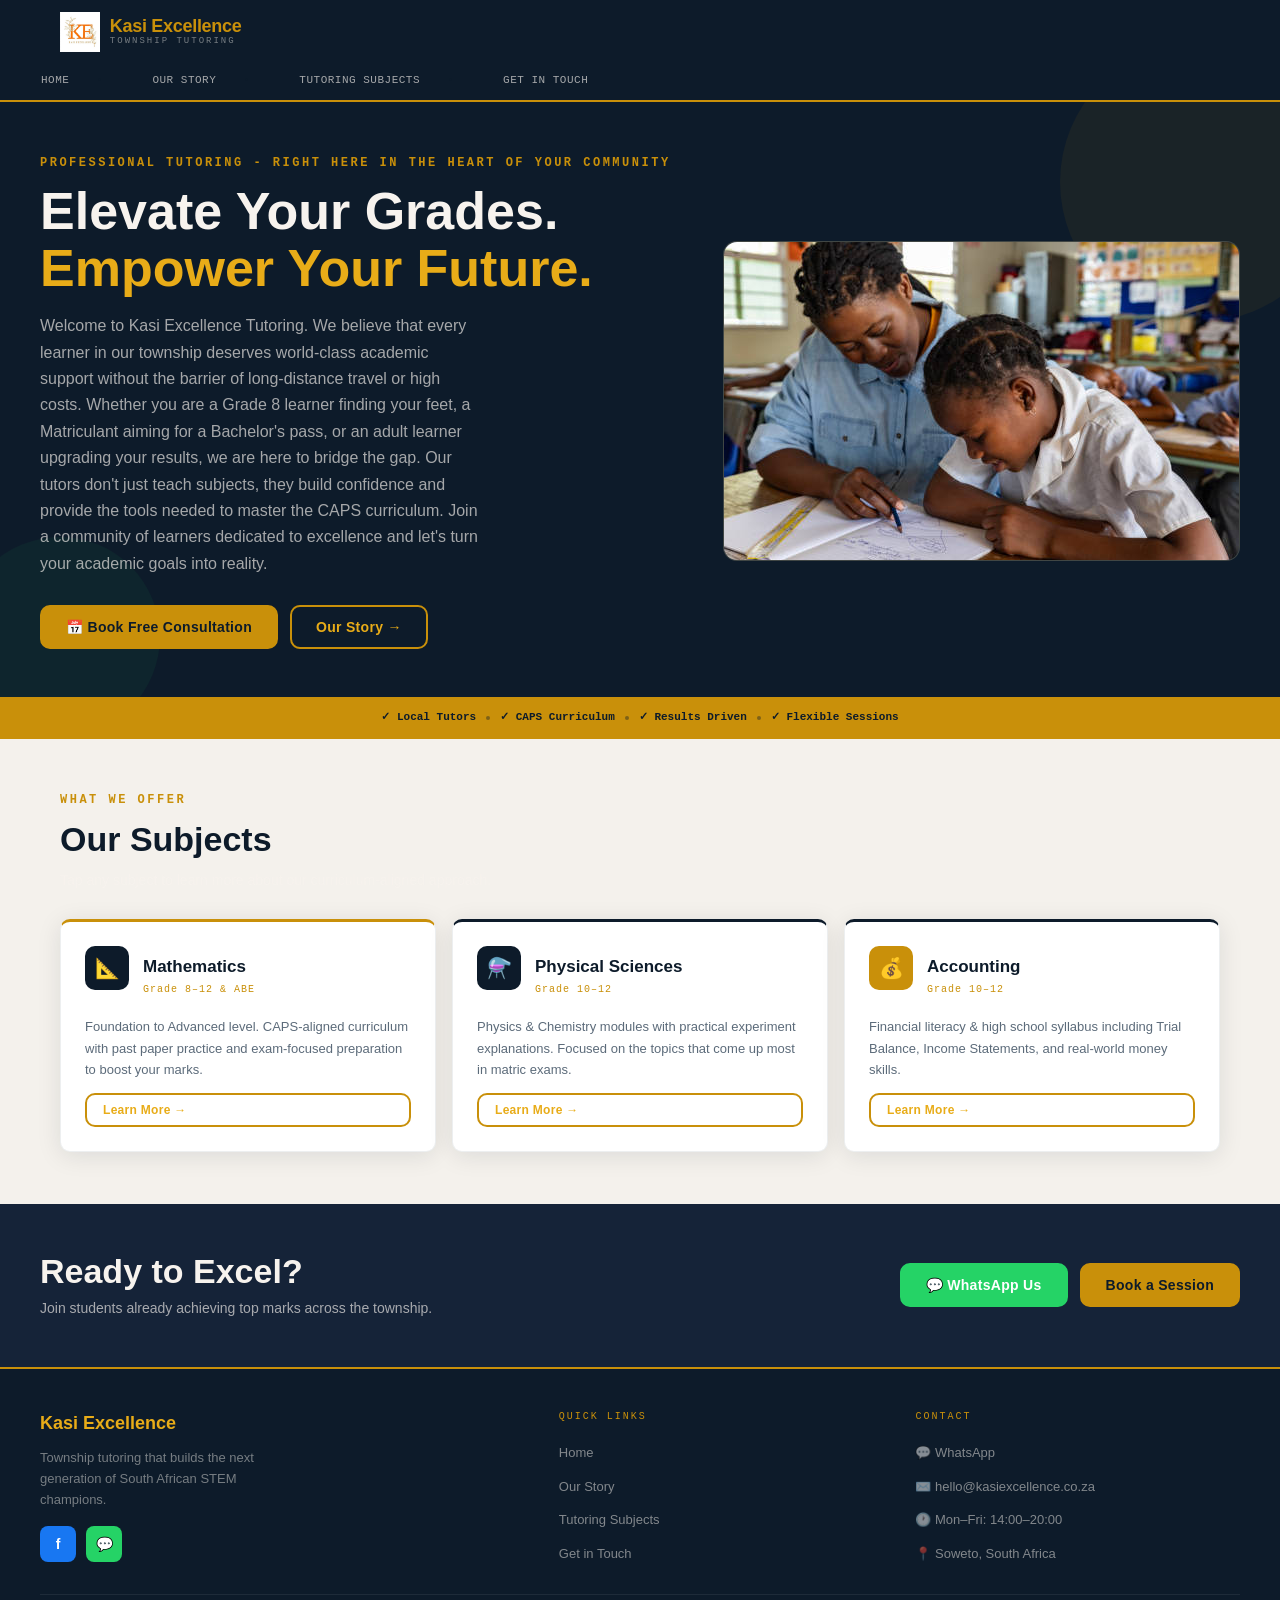
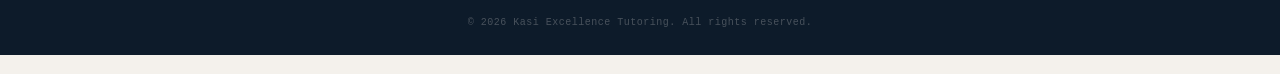
<file: index.html>
<!DOCTYPE html>
<html lang="en">

<head>
    <meta charset="UTF-8">
    <meta name="viewport" content="width=device-width, initial-scale=1.0">
    <title>Kasi Excellence Tutoring</title>
    <link rel="icon" href="images/ke-logo.jpg" type="image/jpeg">
    <!-- external styling link -->
    <link rel="stylesheet" href="css/styles.css">
    <!-- icons URL -->
    <link href="https://unpkg.com/boxicons@2.1.4/css/boxicons.min.css" rel="stylesheet">
    <!-- google fonts URL -->
    <link rel="preconnect" href="https://fonts.googleapis.com">
    <link rel="preconnect" href="https://fonts.gstatic.com" crossorigin>
    <link href="https://fonts.googleapis.com/css2?family=Roboto:wght@400;700&display=swap" rel="stylesheet">
</head>

<body>
    <header>
        <!-- navigation-->
        <input type="checkbox" id="menu-toggle">
        <nav class="site-nav" id="home-site-nav">
            <div class="nav-inner">
                <div class="nav-logo">
                    <a href="/index.html" class="nav-logo-link">
                        <img src="images/ke-logo.jpg" alt="Kasi Excellence logo" class="nav-logo-img">
                        <span class="nav-logo-text">
                            <span class="nav-logo-name">Kasi Excellence</span>
                            <span>Township Tutoring</span>
                        </span>
                    </a>
                </div>
                <!-- hamburger menu toggle -->
                <label class="hamburger" for="menu-toggle">
                    <span></span><span></span><span></span>
                </label>
            </div>
            <!-- ordered list for nav links -->
            <ul class="nav-links">
                <li class="nav-link"><a href="/index.html">Home</a></li>
                <li class="nav-link"><a href="/about.html">Our Story</a></li>
                <li class="nav-link"><a href="/services.html">Tutoring Subjects</a></li>
                <li class="nav-link"><a href="/contact.html">Get in Touch</a></li>
            </ul>
        </nav>
    </header>

    <main>
        <!-- Hero -->
        <div class="hero">
            <div class="hero-inner">
                <div>
                    <span class="eyebrow">Professional Tutoring - right here in the heart of your community</span>
                    <h1 class="hero-h1">Elevate Your Grades. <br> <em>Empower Your Future.</em></h1>
                    <p class="hero-sub">Welcome to Kasi Excellence Tutoring. We believe that every learner
                        in our township deserves world-class academic support without
                        the barrier of long-distance travel or high costs. Whether you are
                        a Grade 8 learner finding your feet, a Matriculant aiming for a Bachelor's
                        pass, or an adult learner upgrading your results, we are here to bridge the gap.
                        Our tutors don't just teach subjects, they build confidence and provide the tools
                        needed to master the CAPS curriculum. Join a community of learners dedicated to excellence
                        and let's turn your academic goals into reality.</p>
                    <div class="hero-btns">
                        <button class="btn btn-gold"><a href="/contact.html">📅 Book Free Consultation</a></button>
                        <button class="btn btn-outline"><a href="/about.html">Our Story →</a></button>
                    </div>
                </div>
                <div class="hero-image">
                    <div class="hero-image-cap"><img src="images/1-1.jpg" alt=""></div>
                </div>
            </div>
        </div>

        <!-- Trust Bar -->
        <div class="trust-bar">
            <div class="trust-bar-inner">
                <span>✓ Local Tutors</span>
                <div class="trust-dot"></div>
                <span>✓ CAPS Curriculum</span>
                <div class="trust-dot"></div>
                <span>✓ Results Driven</span>
                <div class="trust-dot"></div>
                <span>✓ Flexible Sessions</span>
            </div>
        </div>
    </main>

    <section id="page-home" class="page active">



        <!-- Subjects -->
        <div class="home-subjects">
            <div class="section">
                <span class="eyebrow">What We Offer</span>
                <h2 class="section-title">Our Subjects</h2>
                <p class="section-sub">Tap any subject to learn more about our curriculum-aligned approach.</p>

                <div class="grid-3">
                    <!-- Maths -->
                    <div class="subject-card featured">
                        <div class="subject-card-top">
                            <div class="card-icon">📐</div>
                            <div>
                                <div class="subject-card-title">Mathematics</div>
                                <div class="subject-card-grade">Grade 8–12 &amp; ABE</div>
                            </div>
                        </div>
                        <p class="subject-card-body">Foundation to Advanced level. CAPS-aligned curriculum with past
                            paper practice and exam-focused preparation to boost your marks.</p>
                        <button class="btn btn-outline btn-sm"><a href="/services.html#svc-maths">Learn More
                                →</a></button>
                    </div>

                    <!-- Sciences -->
                    <div class="subject-card">
                        <div class="subject-card-top">
                            <div class="card-icon">⚗️</div>
                            <div>
                                <div class="subject-card-title">Physical Sciences</div>
                                <div class="subject-card-grade">Grade 10–12</div>
                            </div>
                        </div>
                        <p class="subject-card-body">Physics &amp; Chemistry modules with practical experiment
                            explanations. Focused on the topics that come up most in matric exams.</p>
                        <button class="btn btn-outline btn-sm"><a href="/services.html#svc-sciences">Learn More
                                →</a></button>
                    </div>

                    <!-- Accounting -->
                    <div class="subject-card">
                        <div class="subject-card-top">
                            <div class="card-icon gold">💰</div>
                            <div>
                                <div class="subject-card-title">Accounting</div>
                                <div class="subject-card-grade">Grade 10–12</div>
                            </div>
                        </div>
                        <p class="subject-card-body">Financial literacy &amp; high school syllabus including Trial
                            Balance, Income Statements, and real-world money skills.</p>
                        <button class="btn btn-outline btn-sm"><a href="/services.html#svc-accounting">Learn More
                                →</a></button>
                    </div>
                </div>
            </div>
        </div>

        <!-- CTA Banner -->
        <div class="cta-banner">
            <div class="cta-banner-inner">
                <div class="cta-banner-text">
                    <h2 class="section-title">Ready to Excel?</h2>
                    <p>Join students already achieving top marks across the township.</p>
                </div>
                <div class="cta-banner-btns">
                    <a class="btn btn-wa" href="https://wa.me/27000000000" target="_blank">💬 WhatsApp Us</a>
                    <button class="btn btn-gold"><a href="/contact.html">Book a Session</a></button>
                </div>
            </div>
        </div>
    </section>


    <!-- Footer -->
    <footer>
        <div class="footer-inner">
            <div class="footer-grid">
                <div>
                    <div class="footer-brand">Kasi Excellence</div>
                    <p class="footer-tagline">Township tutoring that builds the next generation of South African
                        STEM champions.</p>
                    <div class="footer-socials" style="margin-top:16px;">
                        <div class="social-icon social-fb">f</div>
                        <div class="social-icon social-wa">💬</div>
                    </div>
                </div>
                <div>
                    <div class="footer-heading">Quick Links</div>
                    <ul class="footer-links-list">
                        <li><a href="/index.html#home-site-nav">Home</a></li>
                        <li><a href="/about.html">Our Story</a></li>
                        <li><a href="/services.html">Tutoring Subjects</a></li>
                        <li><a href="/contact.html">Get in Touch</a></li>
                    </ul>
                </div>
                <div>
                    <div class="footer-heading">Contact</div>
                    <ul class="footer-links-list">
                        <li><a href="https://wa.me/27000000000">💬 WhatsApp</a></li>
                        <li><a href="mailto:hello@kasiexcellence.co.za">✉️ hello@kasiexcellence.co.za</a></li>
                        <li><span>🕐 Mon–Fri: 14:00–20:00</span></li>
                        <li><span>📍 Soweto, South Africa</span></li>
                    </ul>
                </div>
            </div>
            <div class="footer-copy">© 2026 Kasi Excellence Tutoring. All rights reserved.</div>
        </div>
    </footer>
</body>

</html>
</file>
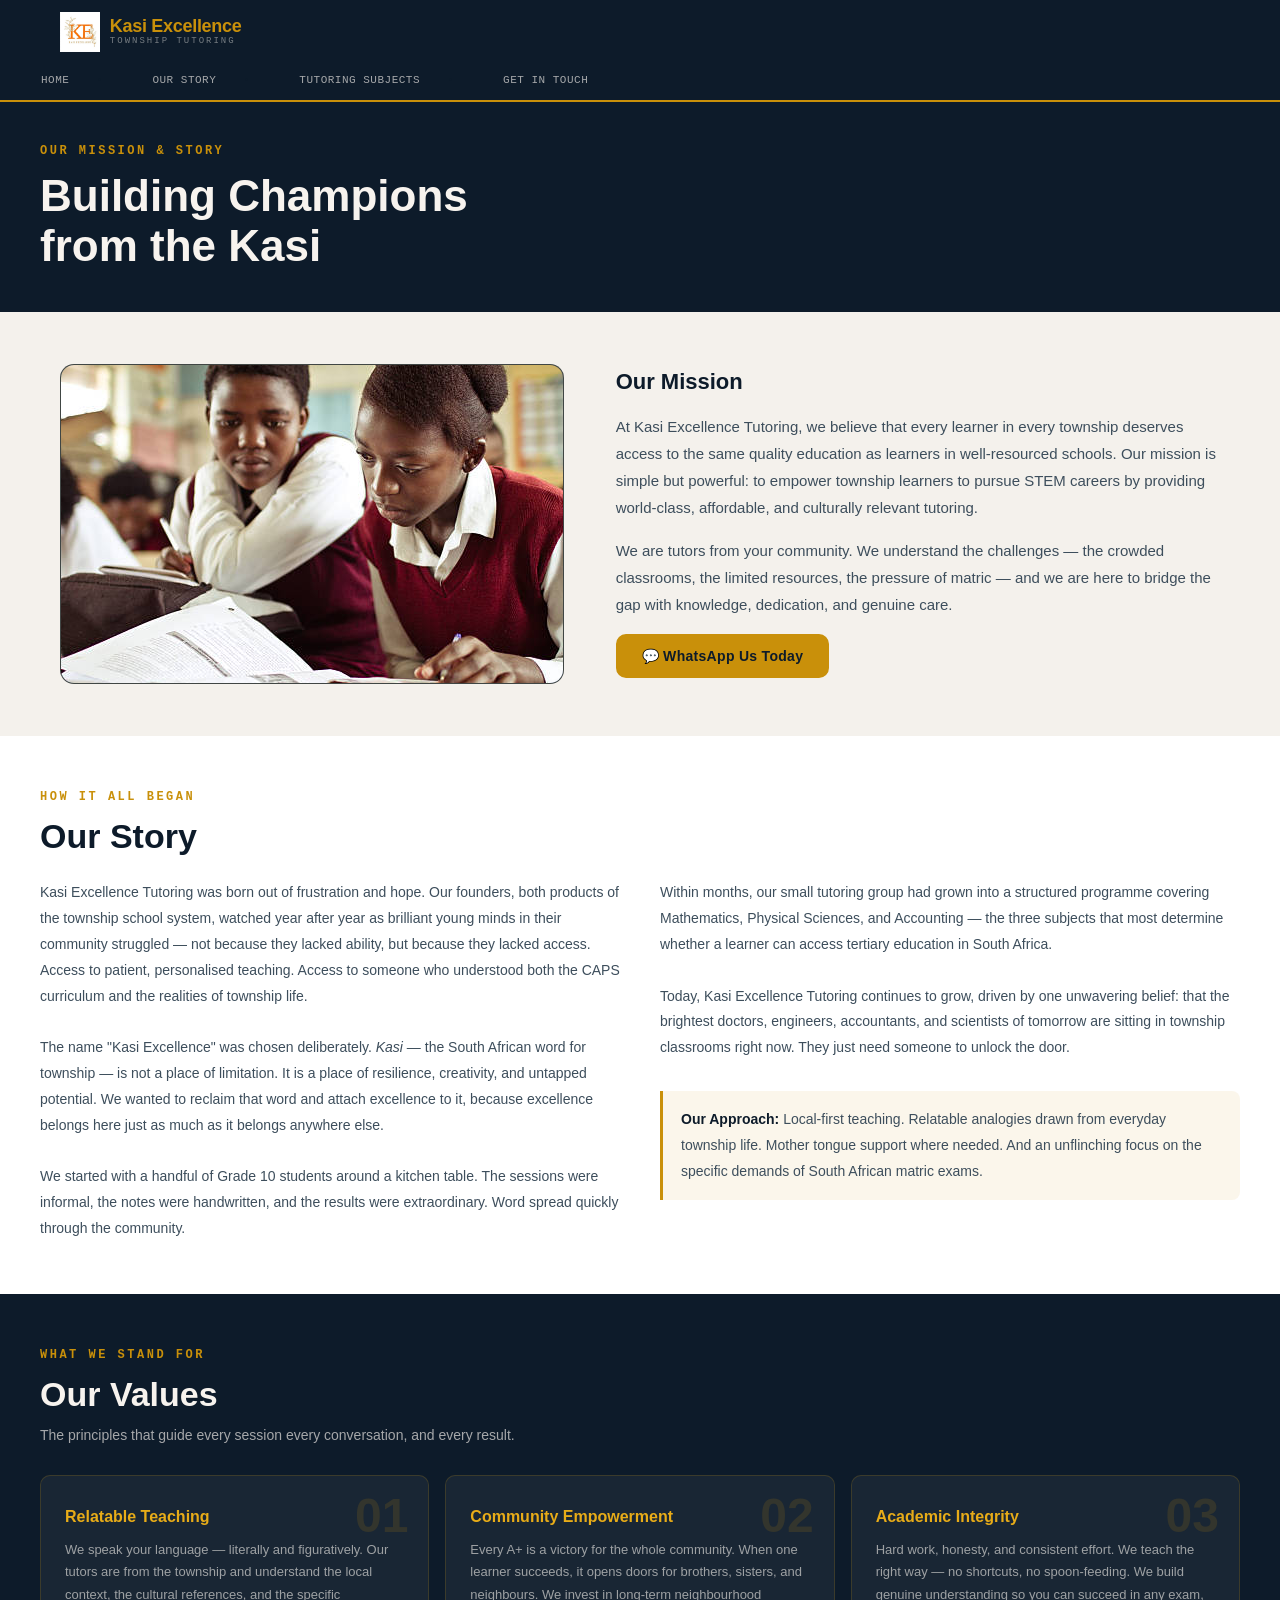
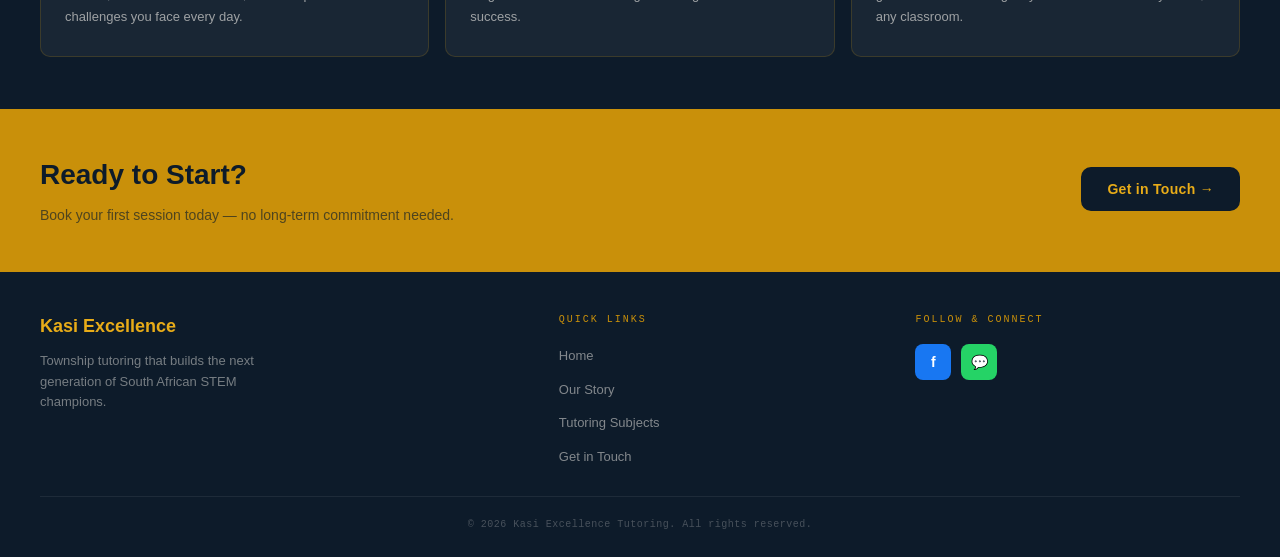
<file: about.html>
<!DOCTYPE html>
<html lang="en">

<head>
    <meta charset="UTF-8">
    <meta name="viewport" content="width=device-width, initial-scale=1.0">
    <title>Kasi Excellence Tutoring</title>
    <link rel="icon" href="images/ke-logo.jpg" type="image/jpeg">
    <!-- external styling link -->
    <link rel="stylesheet" href="css/styles.css">
    <!-- icons URl -->
    <link href="https://unpkg.com/boxicons@2.1.4/css/boxicons.min.css" rel="stylesheet">
    <!-- google fonts URL -->
    <link rel="preconnect" href="https://fonts.googleapis.com">
    <link rel="preconnect" href="https://fonts.gstatic.com" crossorigin>
    <link href="https://fonts.googleapis.com/css2?family=Roboto:wght@400;700&display=swap" rel="stylesheet">
</head>

<body>
    <header>
        <!-- navigation-->
        <input type="checkbox" id="menu-toggle">
        <nav class="site-nav" id="about-site-nav">
            <div class="nav-inner">
                <div class="nav-logo">
                    <a href="/index.html" class="nav-logo-link">
                        <img src="images/ke-logo.jpg" alt="" class="nav-logo-img">
                        <span class="nav-logo-text">
                            <span class="nav-logo-name">Kasi Excellence</span>
                            <span>Township Tutoring</span>
                        </span>
                    </a>
                </div>
                <!-- hamburger menu toggle -->
                <label class="hamburger" for="menu-toggle">
                    <span></span><span></span><span></span>
                </label>
            </div>
            <!-- ordered list for nav links -->
            <ul class="nav-links">
                <li class="nav-link"><a href="/index.html">Home</a></li>
                <li class="nav-link"><a href="/about.html">Our Story</a></li>
                <li class="nav-link"><a href="/services.html">Tutoring Subjects</a></li>
                <li class="nav-link"><a href="/contact.html">Get in Touch</a></li>
            </ul>
        </nav>
    </header>

    <main></ma
        <section id="page-about" class="page active">

            <!-- Page Banner -->
            <div class="page-banner">
                <div class="page-banner-inner">
                    <span class="eyebrow">Our Mission &amp; Story</span>
                    <h1>Building Champions<br>from the Kasi</h1>
                </div>
            </div>

            <!-- Mission + Image -->
            <div class="about-intro">
                <div class="about-intro-inner">
                    <div class="about-image">
                        <div class="about-image-icon">🎓</div>
                        <div class="about-image-cap"><img src="images/1-3.jpg" alt=""></div>
                    </div>
                    <div>
                        <div class="about-mission-title">Our Mission</div>
                        <p class="about-mission-text">
                            At Kasi Excellence Tutoring, we believe that every learner in every township deserves access
                            to
                            the same quality education as learners in well-resourced schools. Our mission is simple but
                            powerful: to empower township learners to pursue STEM careers by providing world-class,
                            affordable, and culturally relevant tutoring.
                        </p>
                        <p class="about-mission-text">
                            We are tutors from your community. We understand the challenges — the crowded classrooms,
                            the
                            limited resources, the pressure of matric — and we are here to bridge the gap with
                            knowledge,
                            dedication, and genuine care.
                        </p>
                        <a class="btn btn-gold" href="https://wa.me/27000000000" target="_blank">💬 WhatsApp Us
                            Today</a>
                    </div>
                </div>
            </div>

            <!-- Story Section -->
            <div class="story-section">
                <div class="story-inner">
                    <span class="eyebrow">How It All Began</span>
                    <h2 class="section-title">Our Story</h2>
                    <div class="story-grid">
                        <div>
                            <p class="story-text">
                                Kasi Excellence Tutoring was born out of frustration and hope. Our founders, both
                                products
                                of the township school system, watched year after year as brilliant young minds in their
                                community struggled — not because they lacked ability, but because they lacked access.
                                Access to patient, personalised teaching. Access to someone who understood both the CAPS
                                curriculum and the realities of township life.
                            </p>
                            <br>
                            <p class="story-text">
                                The name "Kasi Excellence" was chosen deliberately. <em>Kasi</em> — the South African
                                word
                                for township — is not a place of limitation. It is a place of resilience, creativity,
                                and
                                untapped potential. We wanted to reclaim that word and attach excellence to it, because
                                excellence belongs here just as much as it belongs anywhere else.
                            </p>
                            <br>
                            <p class="story-text">
                                We started with a handful of Grade 10 students around a kitchen table. The sessions were
                                informal, the notes were handwritten, and the results were extraordinary. Word spread
                                quickly through the community.
                            </p>
                        </div>
                        <div>
                            <p class="story-text">
                                Within months, our small tutoring group had grown into a structured programme covering
                                Mathematics, Physical Sciences, and Accounting — the three subjects that most determine
                                whether a learner can access tertiary education in South Africa.
                            </p>
                            <br>
                            <p class="story-text">
                                Today, Kasi Excellence Tutoring continues to grow, driven by one unwavering belief: that
                                the
                                brightest doctors, engineers, accountants, and scientists of tomorrow are sitting in
                                township classrooms right now. They just need someone to unlock the door.
                            </p>
                            <br>
                            <div>
                                <p class="story-text">
                                    <strong>Our Approach:</strong> Local-first teaching.
                                    Relatable analogies drawn from everyday township life. Mother tongue support where
                                    needed. And an unflinching focus on the specific demands of South African matric
                                    exams.
                                </p>
                            </div>
                        </div>
                    </div>
                </div>
            </div>

            <!-- Values -->
            <div class="values-section">
                <div class="values-inner">
                    <span class="eyebrow">What We Stand For</span>
                    <h2 class="section-title light">Our Values</h2>
                    <p class="section-sub">
                        The principles that guide every session every
                        conversation, and every result.
                    </p>

                    <div class="grid-3">
                        <div class="value-card">
                            <div class="value-number">01</div>
                            <div class="value-title">Relatable Teaching</div>
                            <p class="value-body">We speak your language — literally and figuratively. Our tutors are
                                from
                                the township and understand the local context, the cultural references, and the specific
                                challenges you face every day.</p>
                        </div>
                        <div class="value-card">
                            <div class="value-number">02</div>
                            <div class="value-title">Community Empowerment</div>
                            <p class="value-body">Every A+ is a victory for the whole community. When one learner
                                succeeds,
                                it opens doors for brothers, sisters, and neighbours. We invest in long-term
                                neighbourhood
                                success.</p>
                        </div>
                        <div class="value-card">
                            <div class="value-number">03</div>
                            <div class="value-title">Academic Integrity</div>
                            <p class="value-body">Hard work, honesty, and consistent effort. We teach the right way — no
                                shortcuts, no spoon-feeding. We build genuine understanding so you can succeed in any
                                exam,
                                any classroom.</p>
                        </div>
                    </div>
                </div>
            </div>

            <!-- About CTA -->
            <div class="about-cta">
                <div class="about-cta-inner">
                    <div>
                        <div class="about-cta-title">Ready to Start?</div>
                        <p class="about-cta-sub">Book your first session today — no long-term commitment needed.</p>
                    </div>
                    <button class="btn btn-dark"><a href="/contact.html">Get in Touch →</a></button>
                </div>
            </div>
        </section>
    </main>
    <!-- Footer -->
    <footer>
        <div class="footer-inner">
            <div class="footer-grid">
                <div>
                    <div class="footer-brand">Kasi Excellence</div>
                    <p class="footer-tagline">Township tutoring that builds the next generation of South African
                        STEM champions.</p>
                </div>
                <div>
                    <div class="footer-heading">Quick Links</div>
                    <ul class="footer-links-list">
                        <li><a href="/index.html">Home</a></li>
                        <li><a href="/about.html#about-site-nav">Our Story</a></li>
                        <li><a href="/services.html">Tutoring Subjects</a></li>
                        <li><a href="/contact.html">Get in Touch</a></li>
                    </ul>
                </div>
                <div>
                    <div class="footer-heading">Follow &amp; Connect</div>
                    <div class="footer-socials">
                        <div class="social-icon social-fb">f</div>
                        <div class="social-icon social-wa">💬</div>
                    </div>
                </div>
            </div>
            <div class="footer-copy">© 2026 Kasi Excellence Tutoring. All rights reserved.</div>
        </div>
    </footer>
</body>

</html>
</file>
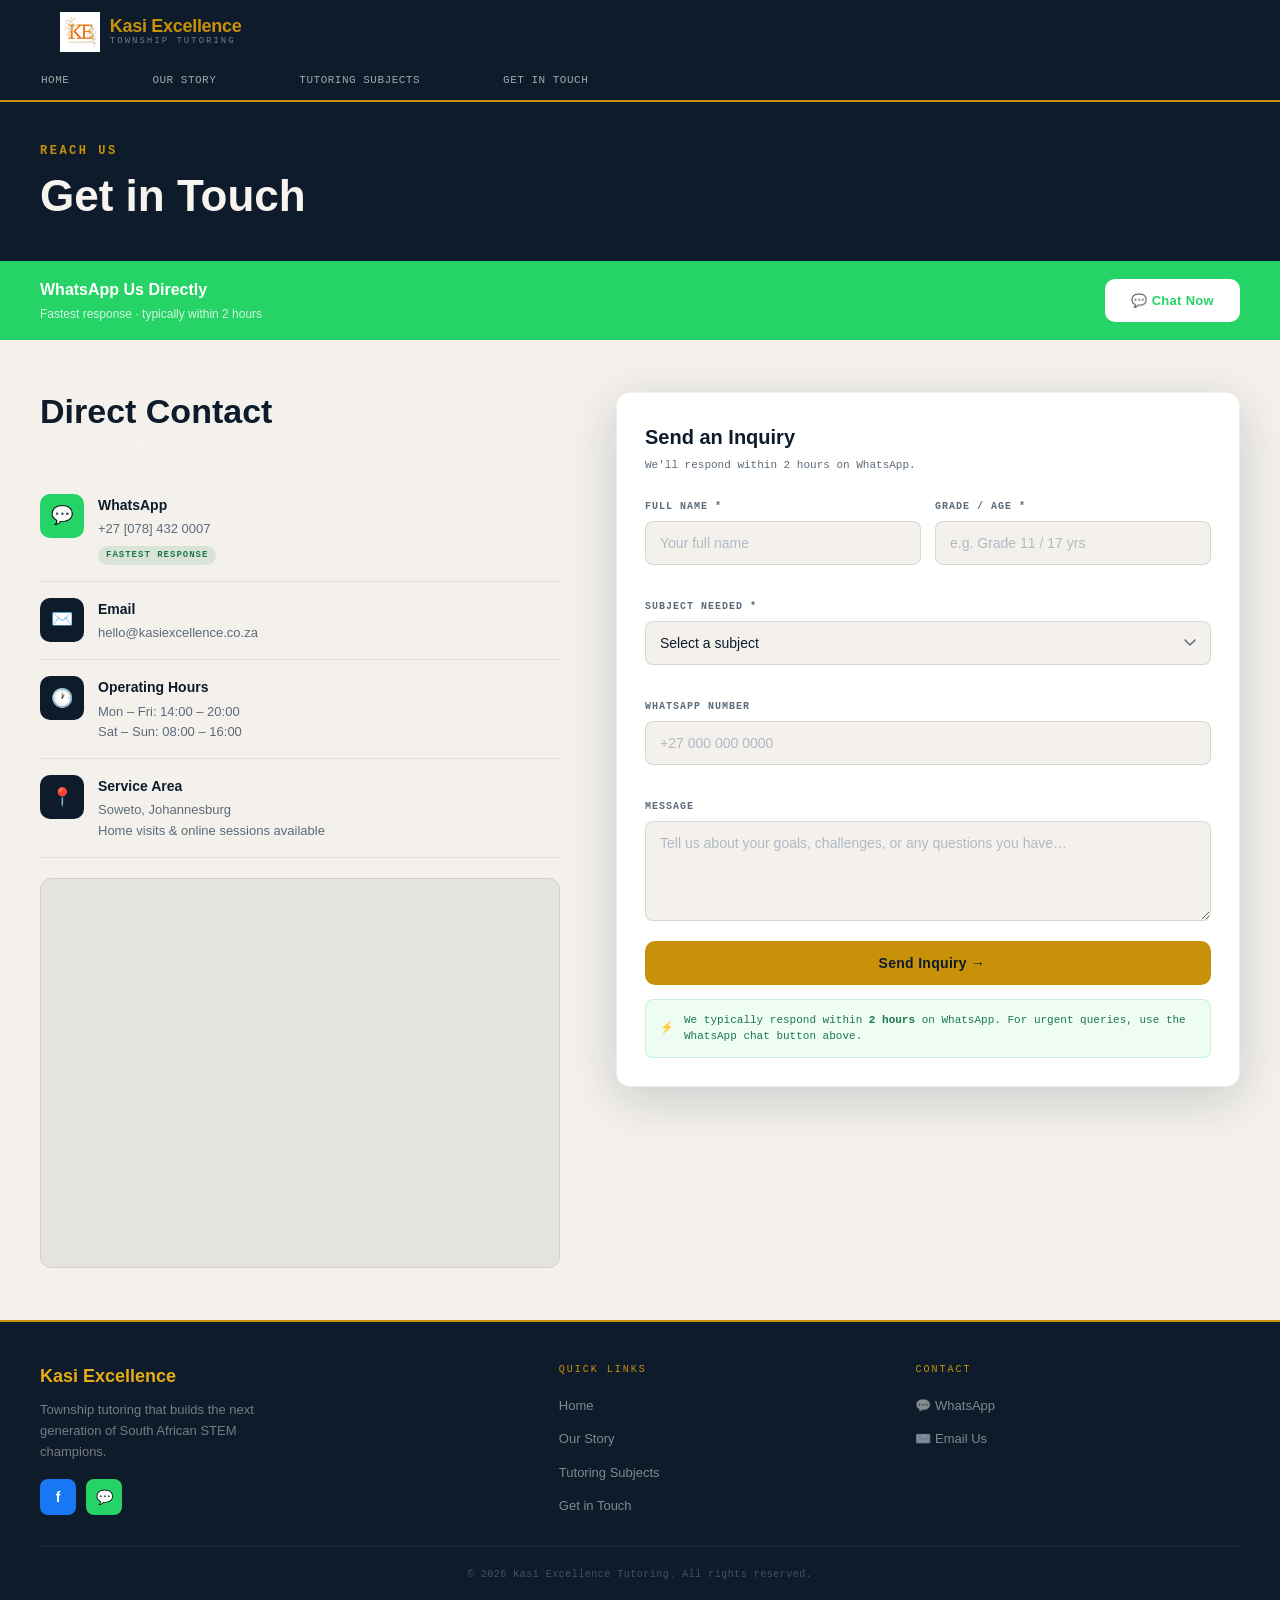
<file: contact.html>
<!DOCTYPE html>
<html lang="en">

<head>
    <meta charset="UTF-8">
    <meta name="viewport" content="width=device-width, initial-scale=1.0">
    <title>Kasi Excellence Tutoring</title>
    <link rel="icon" href="images/ke-logo.jpg" type="image/jpeg">
    <!-- external styling link -->
    <link rel="stylesheet" href="css/styles.css">
    <!-- icons URL -->
    <link href="https://unpkg.com/boxicons@2.1.4/css/boxicons.min.css" rel="stylesheet">
    <!-- google fonts URL -->
    <link rel="preconnect" href="https://fonts.googleapis.com">
    <link rel="preconnect" href="https://fonts.gstatic.com" crossorigin>
    <link href="https://fonts.googleapis.com/css2?family=Roboto:wght@400;700&display=swap" rel="stylesheet">
</head>

<body>
    <header>
        <!-- navigation-->
        <input type="checkbox" id="menu-toggle">
        <nav class="site-nav" id="contact-site-nav">
            <div class="nav-inner">
                <div class="nav-logo">
                    <a href="/index.html" class="nav-logo-link">
                        <img src="images/ke-logo.jpg" alt="" class="nav-logo-img">
                        <span class="nav-logo-text">
                            <span class="nav-logo-name">Kasi Excellence</span>
                            <span>Township Tutoring</span>
                        </span>
                    </a>
                </div>
                <!-- hamburger menu toggle -->
                <label class="hamburger" for="menu-toggle">
                    <span></span><span></span><span></span>
                </label>
            </div>
            <!-- ordered list for nav links -->
            <ul class="nav-links">
                <li class="nav-link"><a href="/index.html">Home</a></li>
                <li class="nav-link"><a href="/about.html">Our Story</a></li>
                <li class="nav-link"><a href="/services.html">Tutoring Subjects</a></li>
                <li class="nav-link"><a href="/contact.html">Get in Touch</a></li>
            </ul>
        </nav>
    </header>

    <main>


        <!-- Page Banner -->
        <div class="page-banner">
            <div class="page-banner-inner">
                <span class="eyebrow">Reach Us</span>
                <h1>Get in Touch</h1>
            </div>
        </div>

        <!-- WhatsApp Priority Strip (mobile-first CTA) -->
        <div class="wa-strip">
            <div class="wa-strip-inner">
                <div>
                    <div class="wa-strip-title">WhatsApp Us Directly</div>
                    <div class="wa-strip-sub">Fastest response · typically within 2 hours</div>
                </div>
                <a class="btn" href="https://wa.me/27000000000" target="_blank">
                    💬 Chat Now
                </a>
            </div>
        </div>

        <!-- Main Contact Section -->
        <div class="contact-section">
            <div class="contact-inner">

                <!-- Left: Info + Map -->
                <div>
                    <h2 class="section-title">Direct Contact</h2>
                    <p class="section-sub">Choose the method that works best for you.
                    </p>

                    <div class="contact-item">
                        <div class="contact-item-icon wa">💬</div>
                        <div>
                            <div class="contact-item-title">WhatsApp</div>
                            <div class="contact-item-value">+27 [078] 432 0007</div>
                            <div class="contact-item-badge">FASTEST RESPONSE</div>
                        </div>
                    </div>

                    <div class="contact-item">
                        <div class="contact-item-icon">✉️</div>
                        <div>
                            <div class="contact-item-title">Email</div>
                            <div class="contact-item-value">hello@kasiexcellence.co.za</div>
                        </div>
                    </div>

                    <div class="contact-item">
                        <div class="contact-item-icon">🕐</div>
                        <div>
                            <div class="contact-item-title">Operating Hours</div>
                            <div class="contact-item-value">
                                Mon – Fri: 14:00 – 20:00<br>
                                Sat – Sun: 08:00 – 16:00
                            </div>
                        </div>
                    </div>

                    <div class="contact-item">
                        <div class="contact-item-icon">📍</div>
                        <div>
                            <div class="contact-item-title">Service Area</div>
                            <div class="contact-item-value">
                                Soweto, Johannesburg<br>
                                Home visits &amp; online sessions available
                            </div>
                        </div>
                    </div>

                    <!-- Map embed -->
                    <div class="map-placeholder">
                        <div class="map-embed">
                            <iframe
                                src="https://www.google.com/maps/embed?pb=!1m18!1m12!1m3!1d114513.68811373667!2d27.755870969465757!3d-26.243717977516955!2m3!1f0!2f0!3f0!3m2!1i1024!2i768!4f13.1!3m3!1m2!1s0x1e95a6b1e2746071%3A0x3a0838c21e9e6ddf!2sSoweto!5e0!3m2!1sen!2sza!4v1779408540680!5m2!1sen!2sza"
                                title="Kasi Excellence Tutoring service area — Soweto" allowfullscreen="" loading="lazy"
                                referrerpolicy="no-referrer-when-downgrade"></iframe>
                        </div>
                    </div>
                </div>

                <!-- Right: Inquiry Form -->
                <div>
                    <div class="form-card">
                        <div class="form-title">Send an Inquiry</div>
                        <div class="form-sub">We'll respond within 2 hours on WhatsApp.</div>

                        <form>
                            <div class="form-row two-col">
                                <div class="form-group">
                                    <label class="form-label" for="name">Full Name *</label>
                                    <input class="form-control" type="text" id="name" name="name"
                                        placeholder="Your full name" required>
                                </div>
                                <div class="form-group">
                                    <label class="form-label" for="grade">Grade / Age *</label>
                                    <input class="form-control" type="text" id="grade" name="grade"
                                        placeholder="e.g. Grade 11 / 17 yrs" required>
                                </div>
                            </div>

                            <div class="form-row">
                                <div class="form-group">
                                    <label class="form-label" for="subject">Subject Needed *</label>
                                    <select class="form-control" id="subject" name="subject" required>
                                        <option value="" disabled selected>Select a subject</option>
                                        <option>Mathematics</option>
                                        <option>Physical Sciences</option>
                                        <option>Accounting</option>
                                        <option>Multiple Subjects</option>
                                    </select>
                                </div>
                            </div>

                            <div class="form-row">
                                <div class="form-group">
                                    <label class="form-label" for="phone">WhatsApp Number</label>
                                    <input class="form-control" type="tel" id="phone" name="phone"
                                        placeholder="+27 000 000 0000">
                                </div>
                            </div>

                            <div class="form-group">
                                <label class="form-label" for="message">Message</label>
                                <textarea class="form-control" id="message" name="message"
                                    placeholder="Tell us about your goals, challenges, or any questions you have…"></textarea>
                            </div>

                            <button type="submit" class="btn btn-gold btn-full"><a href="https://wa.me/0700000000"
                                    target="_blank"></a>Send Inquiry →</button>
                        </form>

                        <div class="form-response-note">
                            <span>⚡</span>
                            <span>We typically respond within <strong>2 hours</strong> on WhatsApp. For urgent
                                queries, use the WhatsApp chat button above.</span>
                        </div>
                    </div>
                </div>

            </div>
        </div>
    </main>

    <!-- Footer -->
    <footer>
        <div class="footer-inner">
            <div class="footer-grid">
                <div>
                    <div class="footer-brand">Kasi Excellence</div>
                    <p class="footer-tagline">Township tutoring that builds the next generation of South African STEM
                        champions.</p>
                    <div class="footer-socials">
                        <div class="social-icon social-fb">f</div>
                        <div class="social-icon social-wa">💬</div>
                    </div>
                </div>
                <div>
                    <div class="footer-heading">Quick Links</div>
                    <ul class="footer-links-list">
                        <li><a href="/index.html">Home</a></li>
                        <li><a href="/about.html">Our Story</a></li>
                        <li><a href="/services.html">Tutoring Subjects</a></li>
                        <li><a href="/contact.html#contact-site-nav">Get in Touch</a></li>
                    </ul>
                </div>
                <div>
                    <div class="footer-heading">Contact</div>
                    <ul class="footer-links-list">
                        <li><a href="https://wa.me/27000000000">💬 WhatsApp</a></li>
                        <li><a href="mailto:hello@kasiexcellence.co.za">✉️ Email Us</a></li>
                    </ul>
                </div>
            </div>
            <div class="footer-copy">© 2026 Kasi Excellence Tutoring. All rights reserved.</div>
        </div>
    </footer>

</body>

</html>
</file>
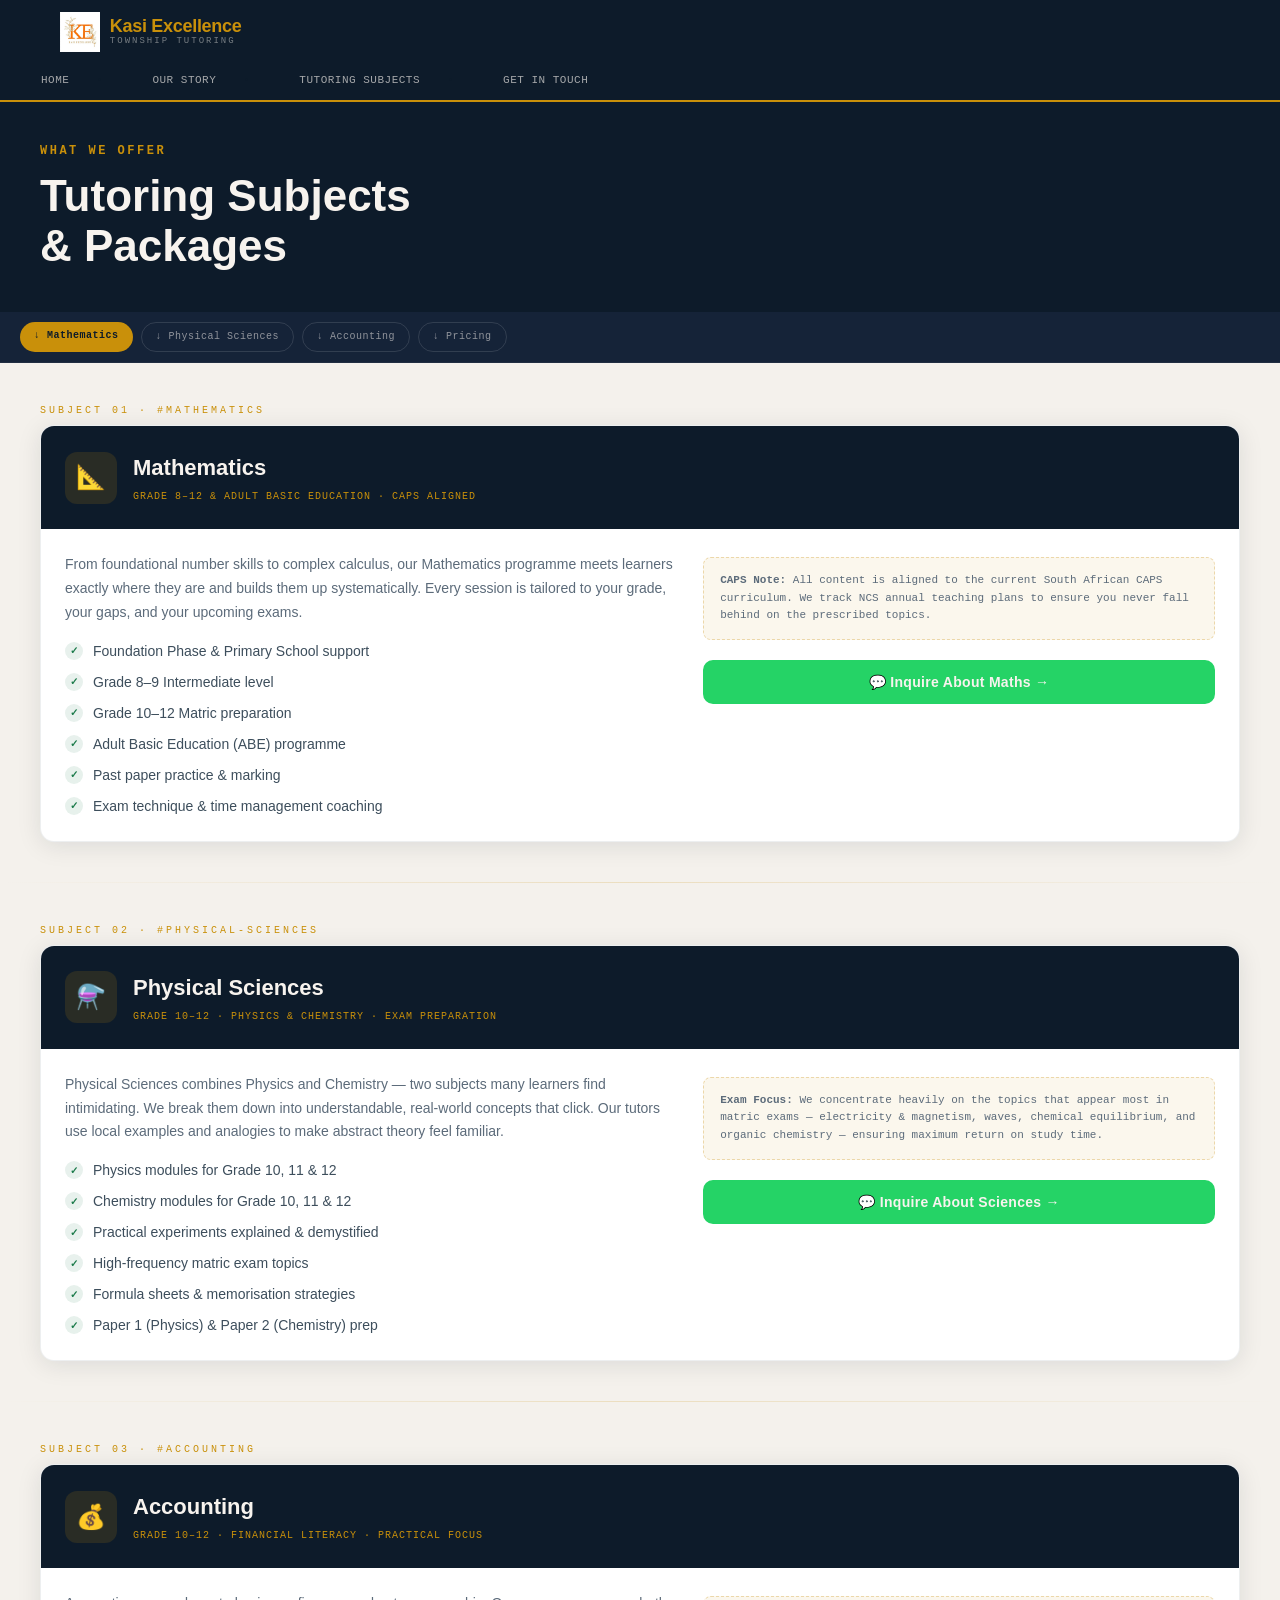
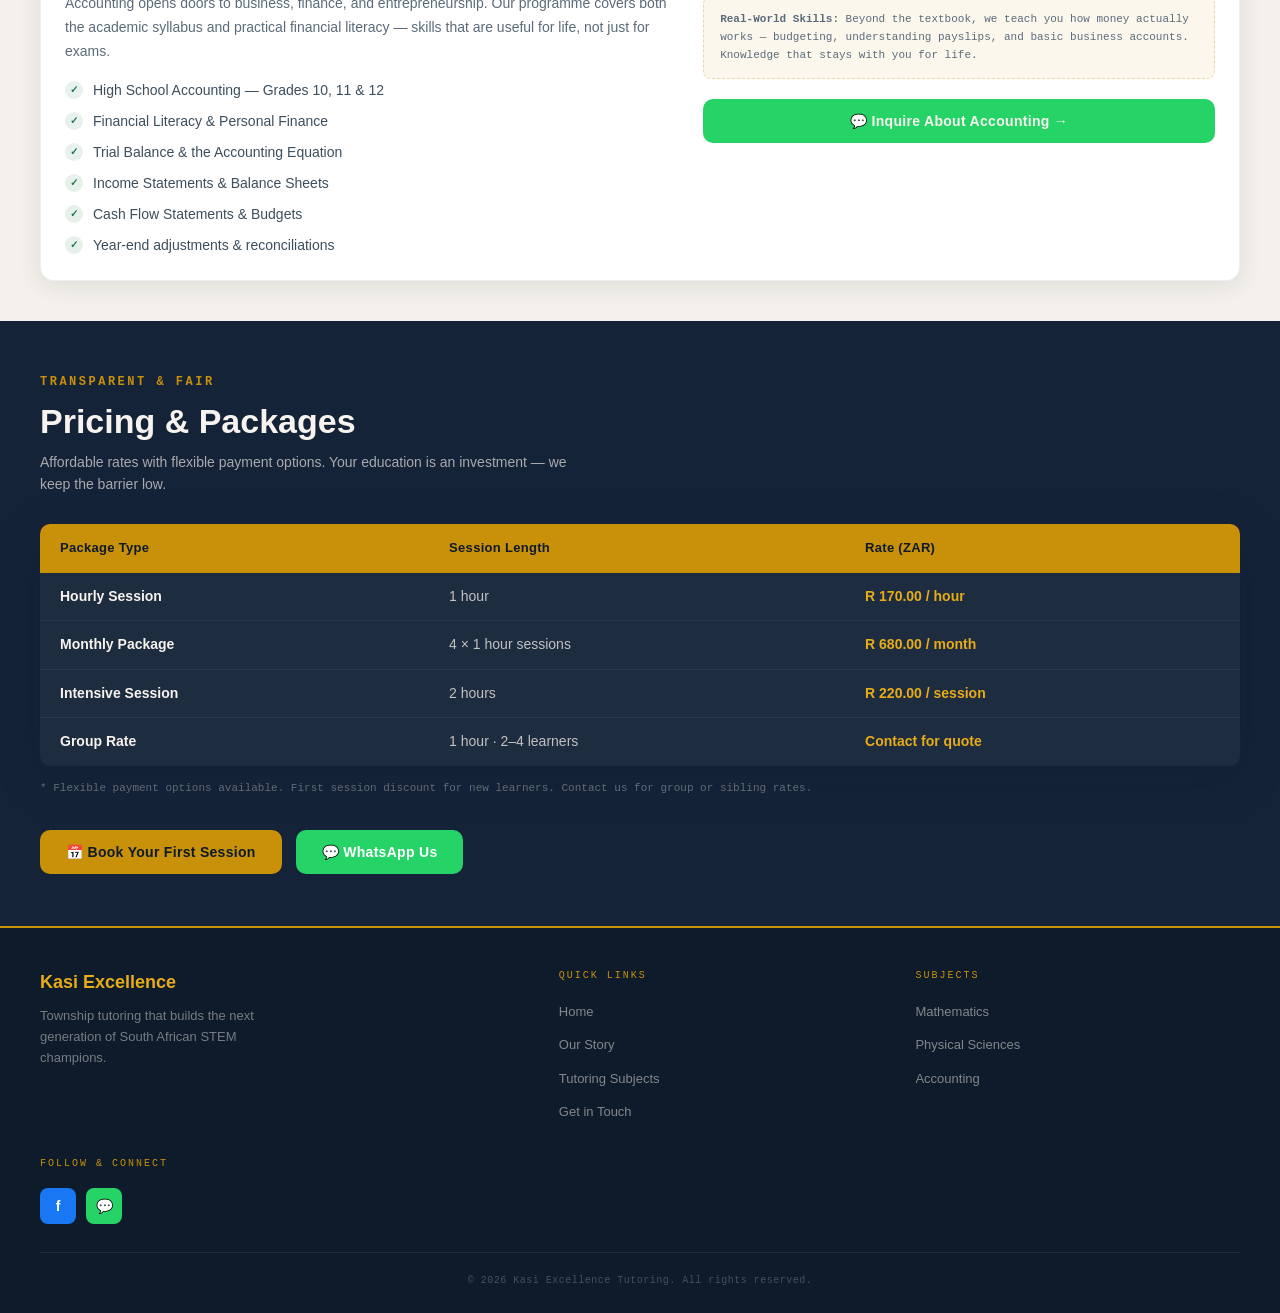
<file: services.html>
<!DOCTYPE html>
<html lang="en">

<head>
    <meta charset="UTF-8">
    <meta name="viewport" content="width=device-width, initial-scale=1.0">
    <title>Kasi Excellence Tutoring</title>
    <link rel="icon" href="images/ke-logo.jpg" type="image/jpeg">
    <!-- external styling link -->
    <link rel="stylesheet" href="css/styles.css">
    <!-- icons URL -->
    <link href="https://unpkg.com/boxicons@2.1.4/css/boxicons.min.css" rel="stylesheet">
    <!-- google fonts URL -->
    <link rel="preconnect" href="https://fonts.googleapis.com">
    <link rel="preconnect" href="https://fonts.gstatic.com" crossorigin>
    <link href="https://fonts.googleapis.com/css2?family=Roboto:wght@400;700&display=swap" rel="stylesheet">
</head>

<body>
    <header>
        <!-- navigation-->
        <input type="checkbox" id="menu-toggle">
        <nav class="site-nav" id="service-site-nav">
            <div class="nav-inner">
                <div class="nav-logo">
                    <a href="/index.html" class="nav-logo-link">
                        <img src="images/ke-logo.jpg" alt="" class="nav-logo-img">
                        <span class="nav-logo-text">
                            <span class="nav-logo-name">Kasi Excellence</span>
                            <span>Township Tutoring</span>
                        </span>
                    </a>
                </div>
                <!-- hamburger menu toggle -->
                <label class="hamburger" for="menu-toggle">
                    <span></span><span></span><span></span>
                </label>
            </div>
            <!-- ordered list for nav links -->
            <ul class="nav-links">
                <li class="nav-link"><a href="/index.html">Home</a></li>
                <li class="nav-link"><a href="/about.html">Our Story</a></li>
                <li class="nav-link"><a href="/services.html">Tutoring Subjects</a></li>
                <li class="nav-link"><a href="/contact.html">Get in Touch</a></li>
            </ul>
        </nav>
    </header>

    <main>
        <section id="page-services" class="page active">

            <!-- Page Banner -->
            <div class="page-banner">
                <div class="page-banner-inner">
                    <span class="eyebrow">What We Offer</span>
                    <h1>Tutoring Subjects<br>&amp; Packages</h1>
                </div>
            </div>

            <!-- Anchor chips -->
            <div class="anchor-chips">
                <a class="chip chip-active" href="#svc-maths">↓ Mathematics</a>
                <a class="chip chip-inactive" href="#svc-sciences">↓ Physical Sciences</a>
                <a class="chip chip-inactive" href="#svc-accounting">↓ Accounting</a>
                <a class="chip chip-inactive" href="#svc-pricing">↓ Pricing</a>
            </div>

            <!-- Mathematics -->
            <div class="service-section" id="svc-maths">
                <div class="service-section-inner">
                    <div class="service-subject-label">Subject 01 · #mathematics</div>
                    <div class="service-card">
                        <div class="service-card-head">
                            <div class="icon">📐</div>
                            <div>
                                <div class="service-card-head-title">Mathematics</div>
                                <div class="service-card-head-sub">GRADE 8–12 &amp; ADULT BASIC EDUCATION · CAPS ALIGNED
                                </div>
                            </div>
                        </div>
                        <div class="service-card-body">
                            <div>
                                <p>
                                    From foundational number skills to complex calculus, our Mathematics programme meets
                                    learners exactly where they are and builds them up systematically. Every session is
                                    tailored to your grade, your gaps, and your upcoming exams.
                                </p>
                                <ul class="service-bullets">
                                    <li>Foundation Phase &amp; Primary School support</li>
                                    <li>Grade 8–9 Intermediate level</li>
                                    <li>Grade 10–12 Matric preparation</li>
                                    <li>Adult Basic Education (ABE) programme</li>
                                    <li>Past paper practice &amp; marking</li>
                                    <li>Exam technique &amp; time management coaching</li>
                                </ul>
                            </div>
                            <div>
                                <div class="service-note">
                                    <strong>CAPS Note:</strong> All content is aligned to the current South African CAPS
                                    curriculum. We track NCS annual teaching plans to ensure you never fall behind on
                                    the
                                    prescribed topics.
                                </div>
                                <div>
                                    <button class="btn btn-wa btn-full"><a href="/contact.html">💬 Inquire About Maths
                                            →</a></button>
                                </div>
                            </div>
                        </div>
                    </div>
                </div>
            </div>

            <div class="divider"></div>

            <!-- Physical Sciences -->
            <div class="service-section" id="svc-sciences">
                <div class="service-section-inner">
                    <div class="service-subject-label">Subject 02 · #physical-sciences</div>
                    <div class="service-card">
                        <div class="service-card-head">
                            <div class="icon">⚗️</div>
                            <div>
                                <div class="service-card-head-title">Physical Sciences</div>
                                <div class="service-card-head-sub">GRADE 10–12 · PHYSICS &amp; CHEMISTRY · EXAM
                                    PREPARATION
                                </div>
                            </div>
                        </div>
                        <div class="service-card-body">
                            <div>
                                <p>
                                    Physical Sciences combines Physics and Chemistry — two subjects many learners find
                                    intimidating. We break them down into understandable, real-world concepts that
                                    click.
                                    Our tutors use local examples and analogies to make abstract theory feel familiar.
                                </p>
                                <ul class="service-bullets">
                                    <li>Physics modules for Grade 10, 11 &amp; 12</li>
                                    <li>Chemistry modules for Grade 10, 11 &amp; 12</li>
                                    <li>Practical experiments explained &amp; demystified</li>
                                    <li>High-frequency matric exam topics</li>
                                    <li>Formula sheets &amp; memorisation strategies</li>
                                    <li>Paper 1 (Physics) &amp; Paper 2 (Chemistry) prep</li>
                                </ul>
                            </div>
                            <div>
                                <div class="service-note">
                                    <strong>Exam Focus:</strong> We concentrate heavily on the topics that appear most
                                    in
                                    matric exams — electricity &amp; magnetism, waves, chemical equilibrium, and organic
                                    chemistry — ensuring maximum return on study time.
                                </div>
                                <div>
                                    <button class="btn btn-wa btn-full"><a href="/contact.html">💬 Inquire About
                                            Sciences
                                            →</a></button>
                                </div>
                            </div>
                        </div>
                    </div>
                </div>
            </div>

            <div class="divider"></div>

            <!-- Accounting -->
            <div class="service-section" id="svc-accounting">
                <div class="service-section-inner">
                    <div class="service-subject-label">Subject 03 · #accounting</div>
                    <div class="service-card">
                        <div class="service-card-head">
                            <div class="icon">💰</div>
                            <div>
                                <div class="service-card-head-title">Accounting</div>
                                <div class="service-card-head-sub">GRADE 10–12 · FINANCIAL LITERACY · PRACTICAL FOCUS
                                </div>
                            </div>
                        </div>
                        <div class="service-card-body">
                            <div>
                                <p>
                                    Accounting opens doors to business, finance, and entrepreneurship. Our programme
                                    covers
                                    both the academic syllabus and practical financial literacy — skills that are useful
                                    for
                                    life, not just for exams.
                                </p>
                                <ul class="service-bullets">
                                    <li>High School Accounting — Grades 10, 11 &amp; 12</li>
                                    <li>Financial Literacy &amp; Personal Finance</li>
                                    <li>Trial Balance &amp; the Accounting Equation</li>
                                    <li>Income Statements &amp; Balance Sheets</li>
                                    <li>Cash Flow Statements &amp; Budgets</li>
                                    <li>Year-end adjustments &amp; reconciliations</li>
                                </ul>
                            </div>
                            <div>
                                <div class="service-note">
                                    <strong>Real-World Skills:</strong> Beyond the textbook, we teach you how money
                                    actually
                                    works — budgeting, understanding payslips, and basic business accounts. Knowledge
                                    that
                                    stays with you for life.
                                </div>
                                <div>
                                    <button class="btn btn-wa btn-full"><a href="/contact.html">💬 Inquire About
                                            Accounting
                                            →</a></button>
                                </div>
                            </div>
                        </div>
                    </div>
                </div>
            </div>

            <!-- Pricing -->
            <div class="pricing-section" id="svc-pricing">
                <div class="pricing-inner">
                    <span class="eyebrow">Transparent &amp; Fair</span>
                    <h2 class="section-title light">Pricing &amp; Packages</h2>
                    <p class="section-sub">Affordable rates with flexible payment
                        options.
                        Your education is an investment — we keep the barrier low.</p>

                    <table class="pricing-table">
                        <thead>
                            <tr>
                                <th>Package Type</th>
                                <th>Session Length</th>
                                <th>Rate (ZAR)</th>
                            </tr>
                        </thead>
                        <tbody>
                            <tr>
                                <td>Hourly Session</td>
                                <td>1 hour</td>
                                <td class="rate">R 170.00 / hour</td>
                            </tr>
                            <tr>
                                <td>Monthly Package</td>
                                <td>4 × 1 hour sessions</td>
                                <td class="rate">R 680.00 / month</td>
                            </tr>
                            <tr>
                                <td>Intensive Session</td>
                                <td>2 hours</td>
                                <td class="rate">R 220.00 / session</td>
                            </tr>
                            <tr>
                                <td>Group Rate</td>
                                <td>1 hour · 2–4 learners</td>
                                <td class="rate">Contact for quote</td>
                            </tr>
                        </tbody>
                    </table>
                    <p class="pricing-note">* Flexible payment options available. First session discount for new
                        learners.
                        Contact us for group or sibling rates.</p>

                    <div class="btn-wrap">
                        <button class="btn btn-gold"><a href="/contact.html">📅 Book Your First Session</a></button>
                        <a class="btn btn-wa" href="https://wa.me/27000000000" target="_blank">💬 WhatsApp Us</a>
                    </div>
                </div>
            </div>
        </section>

    </main>
    <!-- Footer -->
    <footer>
        <div class="footer-inner">
            <div class="footer-grid">
                <div>
                    <div class="footer-brand">Kasi Excellence</div>
                    <p class="footer-tagline">Township tutoring that builds the next generation of South African
                        STEM champions.</p>
                </div>
                <div>
                    <div class="footer-heading">Quick Links</div>
                    <ul class="footer-links-list">
                        <li><a href="/index.html">Home</a></li>
                        <li><a href="/about.html">Our Story</a></li>
                        <li><a href="/services.html#service-site-nav">Tutoring Subjects</a></li>
                        <li><a href="/contact.html">Get in Touch</a></li>
                    </ul>
                </div>
                <div>
                    <div class="footer-heading">Subjects</div>
                    <ul class="footer-links-list">
                        <li><a href="#svc-maths">Mathematics</a></li>
                        <li><a href="#svc-sciences">Physical Sciences</a></li>
                        <li><a href="#svc-accounting">Accounting</a></li>
                    </ul>
                </div>
                <div>
                    <div class="footer-heading">Follow &amp; Connect</div>
                    <div class="footer-socials">
                        <div class="social-icon social-fb">f</div>
                        <div class="social-icon social-wa">💬</div>
                    </div>
                </div>
            </div>
            <div class="footer-copy">© 2026 Kasi Excellence Tutoring. All rights reserved.</div>
        </div>
    </footer>

</body>

</html>
</file>
<file: css/styles.css>
/* ══════════════════════════════════════
   RESET & CSS VARIABLES
══════════════════════════════════════ */
*,
*::before,
*::after {
    box-sizing: border-box;
    margin: 0;
    padding: 0;
    text-decoration: none;
}

:root {
    /* color schemes */
    --navy: #0D1B2A;
    --navy-mid: #152338;
    --navy-soft: #1E3352;
    --gold: #C9900A;
    --gold-lt: #E8AC18;
    --gold-pale: #F5D878;
    --cream: #F7F3EE;
    --cream-dim: rgba(247, 243, 238, 0.65);
    --green: #1B7A4A;
    --green-wa: #25D366;
    --ink: #0D1B2A;
    --muted: #5C6B7A;
    --border: rgba(201, 144, 10, 0.2);
    --card-bg: #ffffff;
    --page-bg: #F4F1EC;
    /* spacing tokens */
    --radius: 10px;
    --shadow: 0 4px 24px rgba(13, 27, 42, 0.10);
    --shadow-lg: 0 12px 48px rgba(13, 27, 42, 0.18);
    /* typography */
    --font-head: 'Syne', sans-serif;
    --font-body: 'Plus Jakarta Sans', sans-serif;
    --font-mono: 'Space Mono', monospace;
}

html {
    scroll-behavior: smooth;
}

body {
    font-family: var(--font-body);
    background: var(--page-bg);
    color: var(--ink);
    line-height: 1.6;
    overflow-x: hidden;
}

/* ══════════════════════════════════════
   PAGE ROUTING
══════════════════════════════════════ */
.page {
    display: none;
}

.page.active {
    display: block;
}

/* ══════════════════════════════════════
   NAVIGATION
══════════════════════════════════════ */
.site-nav {
    position: sticky;
    top: 0;
    z-index: 999;
    background: var(--navy);
    border-bottom: 2px solid var(--gold);
}

.nav-inner {
    max-width: 1200px;
    margin: 0 auto;
    padding: 0 20px;
    display: flex;
    align-items: center;
    justify-content: space-between;
    height: 64px;
}

.nav-logo {
    flex-shrink: 0;
}

.nav-logo-link {
    display: flex;
    align-items: center;
    gap: 10px;
    cursor: pointer;
}

.nav-logo-img {
    height: 40px;
    width: auto;
    object-fit: contain;
    flex-shrink: 0;
    display: block;
}

.nav-logo-text {
    display: flex;
    flex-direction: column;
    line-height: 1.1;
    letter-spacing: -0.3px;
}

.nav-logo-name {
    font-family: var(--font-head);
    font-weight: 800;
    font-size: 18px;
    color: var(--gold);
}

.nav-logo-text > span:last-child {
    display: block;
    font-family: var(--font-mono);
    font-size: 9px;
    color: rgba(247, 243, 238, 0.45);
    letter-spacing: 2px;
    text-transform: uppercase;
    font-weight: 400;
}

/* CSS-only hamburger */
#menu-toggle {
    display: none;
}

.hamburger {
    display: flex;
    flex-direction: column;
    justify-content: space-between;
    width: 28px;
    height: 20px;
    cursor: pointer;
    padding: 2px 0;
    gap: 5px;
}

.hamburger span {
    display: block;
    height: 2px;
    background: var(--cream);
    border-radius: 2px;
    transition: all 0.3s ease;
    transform-origin: center;
}

#menu-toggle:checked~.site-nav .hamburger span:nth-child(1) {
    transform: translateY(7px) rotate(45deg);
}

#menu-toggle:checked~.site-nav .hamburger span:nth-child(2) {
    opacity: 0;
    transform: scaleX(0);
}

#menu-toggle:checked~.site-nav .hamburger span:nth-child(3) {
    transform: translateY(-7px) rotate(-45deg);
}

.nav-links {
    display: none;
    flex-direction: column;
    background: var(--navy-mid);
    border-top: 1px solid rgba(255, 255, 255, 0.06);
    padding: 12px 0;
}

#menu-toggle:checked~.site-nav .nav-links {
    display: flex;
}

.nav-link a {
    font-family: var(--font-mono);
    font-size: 11px;
    letter-spacing: 0.5px;
    color: rgba(247, 243, 238, 0.65);
    padding: 14px 24px;
    cursor: pointer;
    transition: color 0.2s, background 0.2s;
    border-left: 3px solid transparent;
    text-transform: uppercase;
}

.nav-link a:hover {
    color: var(--gold-lt);
    background: rgba(255, 255, 255, 0.03);
}

.nav-link a.active {
    color: var(--gold-lt);
    border-left-color: var(--gold);
}

/* Desktop nav */
@media (min-width: 768px) {
    .hamburger {
        display: none;
    }

    .nav-links {
        display: flex !important;
        flex-direction: row;
        background: transparent;
        border-top: none;
        padding: 0;
        gap: 4px;
    }

    .nav-link {
        border-left: none;
        border-bottom: 2px solid transparent;
        padding: 8px 14px;
        font-size: 10px;
    }

    .nav-link.active {
        border-bottom-color: var(--gold);
        background: transparent;
    }
}

/* ══════════════════════════════════════
   SHARED COMPONENTS
══════════════════════════════════════ */

/* label */
.eyebrow {
    font-family: var(--font-mono);
    font-size: 12px;
    font-weight: 600;
    letter-spacing: 2.5px;
    text-transform: uppercase;
    color: var(--gold);
    margin-bottom: 10px;
    display: block;
}

/* Section headings */
.section-title {
    font-family: var(--font-head);
    font-weight: 800;
    font-size: clamp(22px, 5vw, 34px);
    line-height: 1.15;
    color: var(--navy);
    margin-bottom: 10px;
}

.section-title.light {
    color: var(--cream);
}

.section-sub {
    font-size: 14px;
    color: var(--muted);
    margin-bottom: 28px;
    max-width: 540px;
}

/* Section wrapper */
.section {
    padding: 52px 20px;
    max-width: 1200px;
    margin: 0 auto;
}

/* Divider */
.divider {
    height: 1px;
    background: linear-gradient(90deg, transparent, var(--border), transparent);
    margin: 0;
}

/* Buttons */
.btn {
    display: inline-flex;
    align-items: center;
    gap: 8px;
    font-family: var(--font-head);
    font-weight: 700;
    font-size: 14px;
    padding: 13px 24px;
    border-radius: var(--radius);
    cursor: pointer;
    transition: all 0.22s ease;
    text-decoration: none;
    border: 2px solid transparent;
    letter-spacing: 0.3px;
    white-space: nowrap;
    line-height: 1;
}

.btn-wrap {
    margin-top: 32px;
    display: flex;
    flex-wrap: wrap;
    gap: 14px;
}

.btn-gold a {
    color: var(--navy);
}

.btn-gold {
    background: var(--gold);
    color: var(--navy);
    border-color: var(--gold);
}

.btn-gold:hover {
    background: var(--gold-lt);
    border-color: var(--gold-lt);
    transform: translateY(-1px);
    box-shadow: 0 6px 20px rgba(201, 144, 10, 0.35);
}

.btn-outline a {
    color: var(--gold-lt);
}

.btn-outline {
    background: transparent;
    color: var(--gold-lt);
    border-color: var(--gold);
}

.btn-outline:hover {
    background: rgba(201, 144, 10, 0.08);
    transform: translateY(-1px);
}

.btn-wa {
    background: var(--green-wa);
    color: #fff;
    border-color: var(--green-wa);
}

.btn-wa:hover {
    background: #20b95a;
    transform: translateY(-1px);
    box-shadow: 0 6px 20px rgba(37, 211, 102, 0.35);
}

.btn-dark a {
    color: var(--gold-lt);
}

.btn-dark {
    background: var(--navy);
    border-color: var(--navy);
}

.btn-dark:hover {
    background: var(--navy-mid);
    transform: translateY(-1px);
}

.btn-sm {
    font-size: 12px;
    padding: 9px 16px;
}

.btn-full a {
    color: var(--cream);
}

.btn-full {
    width: 100%;
    justify-content: center;
}

/* Card */
.card {
    background: var(--card-bg);
    border-radius: var(--radius);
    border: 1px solid rgba(13, 27, 42, 0.07);
    box-shadow: var(--shadow);
    padding: 24px;
    transition: transform 0.22s, box-shadow 0.22s;
}

.card:hover {
    transform: translateY(-3px);
    box-shadow: var(--shadow-lg);
}

.card-icon {
    width: 44px;
    height: 44px;
    background: var(--navy);
    border-radius: 10px;
    display: flex;
    align-items: center;
    justify-content: center;
    font-size: 20px;
    margin-bottom: 14px;
    flex-shrink: 0;
}

.card-icon.gold {
    background: var(--gold);
}

.card-icon.green {
    background: var(--green);
}

.card-title {
    font-family: var(--font-head);
    font-weight: 700;
    font-size: 16px;
    color: var(--navy);
    margin-bottom: 8px;
}

.card-body {
    font-size: 13px;
    color: var(--muted);
    line-height: 1.65;
}

/* Trust bar */
.trust-bar {
    background: var(--gold);
    padding: 12px 20px;
}

.trust-bar-inner {
    max-width: 1200px;
    margin: 0 auto;
    display: flex;
    align-items: center;
    justify-content: center;
    gap: 10px;
    flex-wrap: wrap;
}

.trust-bar-inner span {
    font-family: var(--font-mono);
    font-size: 11px;
    color: var(--navy);
    font-weight: 700;
}

.trust-dot {
    width: 4px;
    height: 4px;
    background: var(--navy);
    border-radius: 50%;
    opacity: 0.4;
}

/* Footer */
footer {
    background: var(--navy);
    padding: 40px 20px 24px;
    border-top: 2px solid var(--gold);
}

.footer-inner {
    max-width: 1200px;
    margin: 0 auto;
}

.footer-grid {
    display: grid;
    grid-template-columns: 1fr;
    gap: 32px;
    padding-bottom: 28px;
    border-bottom: 1px solid rgba(255, 255, 255, 0.07);
    margin-bottom: 20px;
}

@media (min-width: 768px) {
    .footer-grid {
        grid-template-columns: 1.5fr 1fr 1fr;
    }
}

.footer-brand {
    font-family: var(--font-head);
    font-weight: 800;
    font-size: 18px;
    color: var(--gold-lt);
    margin-bottom: 10px;
}

.footer-tagline {
    font-size: 13px;
    color: rgba(247, 243, 238, 0.45);
    line-height: 1.6;
    max-width: 260px;
}

.footer-heading {
    font-family: var(--font-mono);
    font-size: 10px;
    letter-spacing: 2px;
    text-transform: uppercase;
    color: var(--gold);
    margin-bottom: 14px;
}

.footer-links-list {
    list-style: none;
    display: flex;
    flex-direction: column;
    gap: 8px;
}

.footer-links-list li a,
.footer-links-list li span {
    font-size: 13px;
    color: rgba(247, 243, 238, 0.5);
    text-decoration: none;
    cursor: pointer;
    transition: color 0.2s;
}

.footer-links-list li a:hover,
.footer-links-list li span:hover {
    color: var(--gold-lt);
}

.footer-socials {
    display: flex;
    gap: 10px;
    margin-top: 4px;
}

.footer-socials {
    margin-top: 16px;
}

.social-icon {
    width: 36px;
    height: 36px;
    border-radius: 8px;
    display: flex;
    align-items: center;
    justify-content: center;
    font-size: 14px;
    font-weight: 700;
    color: #fff;
    cursor: pointer;
    transition: transform 0.2s;
}

.social-icon:hover {
    transform: translateY(-2px);
}

.social-fb {
    background: #1877F2;
}

.social-wa {
    background: var(--green-wa);
}

.footer-copy {
    font-family: var(--font-mono);
    font-size: 10px;
    color: rgba(247, 243, 238, 0.25);
    letter-spacing: 0.5px;
    display: flex;
    align-items: center;
    justify-content: center;
}

/* Grid helpers */
.grid-2 {
    display: grid;
    grid-template-columns: 1fr;
    gap: 16px;
}

@media (min-width: 640px) {
    .grid-2 {
        grid-template-columns: 1fr 1fr;
    }
}

.grid-3 {
    display: grid;
    grid-template-columns: 1fr;
    gap: 16px;
}

@media (min-width: 640px) {
    .grid-3 {
        grid-template-columns: 1fr 1fr;
    }
}

@media (min-width: 1024px) {
    .grid-3 {
        grid-template-columns: 1fr 1fr 1fr;
    }
}

/* ══════════════════════════════════════
   PAGE 1: HOME
══════════════════════════════════════ */

/* Hero */
.hero {
    background: var(--navy);
    padding: 52px 20px 48px;
    position: relative;
    overflow: hidden;
}

.hero::before {
    content: '';
    position: absolute;
    top: -60px;
    right: -60px;
    width: 280px;
    height: 280px;
    background: rgba(201, 144, 10, 0.07);
    border-radius: 50%;
}

.hero::after {
    content: '';
    position: absolute;
    bottom: -40px;
    left: -40px;
    width: 200px;
    height: 200px;
    background: rgba(37, 211, 102, 0.05);
    border-radius: 50%;
}

.hero-inner {
    max-width: 1200px;
    margin: 0 auto;
    position: relative;
    z-index: 1;
    display: grid;
    grid-template-columns: 1fr;
    gap: 36px;
    align-items: center;
}

@media (min-width: 768px) {
    .hero-inner {
        grid-template-columns: 1.1fr 0.9fr;
        gap: 52px;
    }
}

.hero-h1 {
    font-family: var(--font-head);
    font-weight: 800;
    font-size: clamp(28px, 8vw, 52px);
    line-height: 1.1;
    color: var(--cream);
    margin-bottom: 16px;
}

.hero-h1 em {
    font-style: normal;
    color: var(--gold-lt);
}

.hero-sub {
    font-size: clamp(14px, 3vw, 16px);
    color: var(--cream-dim);
    line-height: 1.65;
    margin-bottom: 28px;
    max-width: 440px;
}

.hero-btns {
    display: flex;
    flex-wrap: wrap;
    gap: 12px;
}

.hero-image {
    background: var(--navy-soft);
    border-radius: 14px;
    height: 220px;
    display: flex;
    flex-direction: column;
    align-items: center;
    justify-content: center;
    gap: 10px;
    border: 1px solid rgba(201, 144, 10, 0.2);
    position: relative;
    overflow: hidden;
}

.hero-image::before {
    content: '';
    position: absolute;
    width: 150%;
    height: 1px;
    background: rgba(201, 144, 10, 0.15);
    transform: rotate(20deg);
}

.hero-image::after {
    content: '';
    position: absolute;
    width: 150%;
    height: 1px;
    background: rgba(201, 144, 10, 0.15);
    transform: rotate(-20deg);
}

.hero-image-cap {
    color: rgba(247, 243, 238, 0.3);
    position: relative;
    z-index: 1;
}


@media (min-width: 768px) {
    .hero-image {
        height: 320px;
    }
}

/* Subject cards on home */
.home-subjects {
    background: var(--page-bg);
}

.subject-card {
    background: var(--card-bg);
    border-radius: var(--radius);
    border: 1px solid rgba(13, 27, 42, 0.07);
    box-shadow: var(--shadow);
    padding: 24px;
    display: flex;
    flex-direction: column;
    gap: 12px;
    transition: transform 0.22s, box-shadow 0.22s;
    border-top: 3px solid var(--navy);
}

.subject-card:hover {
    transform: translateY(-4px);
    box-shadow: var(--shadow-lg);
}

.subject-card.featured {
    border-top-color: var(--gold);
}

.subject-card-top {
    display: flex;
    align-items: center;
    gap: 14px;
}

.subject-card-title {
    font-family: var(--font-head);
    font-weight: 700;
    font-size: 17px;
    color: var(--navy);
}

.subject-card-grade {
    font-family: var(--font-mono);
    font-size: 10px;
    color: var(--gold);
    letter-spacing: 1px;
    margin-top: 2px;
}

.subject-card-body {
    font-size: 13px;
    color: var(--muted);
    line-height: 1.65;
    flex: 1;
}

/* Home CTA banner */
.cta-banner {
    background: var(--navy-mid);
    padding: 48px 20px;
}

.cta-banner-inner {
    max-width: 1200px;
    margin: 0 auto;
    display: flex;
    flex-direction: column;
    align-items: flex-start;
    gap: 20px;
}

@media (min-width: 768px) {
    .cta-banner-inner {
        flex-direction: row;
        align-items: center;
        justify-content: space-between;
    }
}

.cta-banner-text .section-title {
    color: var(--cream);
    margin-bottom: 6px;
}

.cta-banner-text p {
    font-size: 14px;
    color: var(--cream-dim);
}

.cta-banner-btns {
    display: flex;
    flex-wrap: wrap;
    gap: 12px;
    flex-shrink: 0;
}

/* ══════════════════════════════════════
   PAGE 2: ABOUT
══════════════════════════════════════ */
.page-banner {
    background: var(--navy);
    padding: 40px 20px;
}

.page-banner-inner {
    max-width: 1200px;
    margin: 0 auto;
}

.page-banner h1 {
    font-family: var(--font-head);
    font-weight: 800;
    font-size: clamp(26px, 6vw, 44px);
    color: var(--cream);
    line-height: 1.15;
}

.about-intro {
    background: var(--page-bg);
}

.about-intro-inner {
    max-width: 1200px;
    margin: 0 auto;
    padding: 52px 20px;
    display: grid;
    grid-template-columns: 1fr;
    gap: 36px;
    align-items: start;
}

@media (min-width: 768px) {
    .about-intro-inner {
        grid-template-columns: 1fr 1.2fr;
        gap: 52px;
    }
}

.about-image {
    background: var(--navy-soft);
    border-radius: 14px;
    height: 240px;
    display: flex;
    flex-direction: column;
    align-items: center;
    justify-content: center;
    gap: 10px;
    position: relative;
    overflow: hidden;
    border: 1px solid rgba(201, 144, 10, 0.2);
}

.about-image::before {
    content: '';
    position: absolute;
    width: 150%;
    height: 1px;
    background: rgba(201, 144, 10, 0.12);
    transform: rotate(18deg);
}

.about-image::after {
    content: '';
    position: absolute;
    width: 150%;
    height: 1px;
    background: rgba(201, 144, 10, 0.12);
    transform: rotate(-18deg);
}

.about-image-cap {
    color: rgba(247, 243, 238, 0.3);
    position: relative;
    z-index: 1;
    padding: 0 16px;
}

.about-img-cap img,
.hero-img-cap img {
    max-width: 100%;
    height: auto;
    display: block;
    object-fit: contain;

}

@media (min-width: 768px) {
    .about-image {
        height: 320px;
    }
}

.about-mission-title {
    font-family: var(--font-head);
    font-weight: 700;
    font-size: 22px;
    color: var(--navy);
    margin-bottom: 14px;
}

.about-mission-text {
    font-size: 15px;
    color: #3D4E5C;
    line-height: 1.8;
    margin-bottom: 16px;
}

/* Story section */
.story-section {
    background: #fff;
    padding: 52px 20px;
}

.story-inner {
    max-width: 1200px;
    margin: 0 auto;
}

.story-grid {
    display: grid;
    grid-template-columns: 1fr;
    gap: 28px;
    margin-top: 24px;
}

@media (min-width: 768px) {
    .story-grid {
        grid-template-columns: 1fr 1fr;
        gap: 40px;
    }
}

.story-text {
    font-size: 14px;
    color: #3D4E5C;
    line-height: 1.85;
    margin: 0;
}

.story-text~div {
    background: rgba(201, 144, 10, 0.08);
    border-left: 3px solid var(--gold);
    padding: 16px 18px;
    border-radius: 0 8px 8px 0;
    margin-top: 4px;
}

.story-text strong {
    color: var(--navy);
}

/* Values */
.values-section {
    background: var(--navy);
    padding: 52px 20px;
}

.values-inner {
    max-width: 1200px;
    margin: 0 auto;
}

.section-sub {
    color: var(--cream-dim);
}

.grid-3 {
    margin-top: 8px;
}

.value-card {
    background: rgba(255, 255, 255, 0.05);
    border: 1px solid rgba(201, 144, 10, 0.2);
    border-radius: var(--radius);
    padding: 28px 24px;
    position: relative;
}

.value-number {
    font-family: var(--font-head);
    font-weight: 800;
    font-size: 48px;
    color: rgba(201, 144, 10, 0.15);
    line-height: 1;
    position: absolute;
    top: 16px;
    right: 20px;
}

.value-title {
    font-family: var(--font-head);
    font-weight: 700;
    font-size: 16px;
    color: var(--gold-lt);
    margin-bottom: 10px;
}

.value-body {
    font-size: 13px;
    color: rgba(247, 243, 238, 0.6);
    line-height: 1.7;
}


/* About CTA */
.about-cta {
    background: var(--gold);
    padding: 44px 20px;
}

.about-cta-inner {
    max-width: 1200px;
    margin: 0 auto;
    display: flex;
    flex-direction: column;
    gap: 20px;
    align-items: flex-start;
}

@media (min-width: 768px) {
    .about-cta-inner {
        flex-direction: row;
        align-items: center;
        justify-content: space-between;
    }
}

.about-cta-title {
    font-family: var(--font-head);
    font-weight: 800;
    font-size: clamp(20px, 4vw, 28px);
    color: var(--navy);
    margin-bottom: 6px;
}

.about-cta-sub {
    font-size: 14px;
    color: rgba(13, 27, 42, 0.65);
}

/* ══════════════════════════════════════
   PAGE 3: SERVICES
══════════════════════════════════════ */

/* Anchor chips */
.anchor-chips {
    background: var(--navy-mid);
    padding: 10px 20px;
    display: flex;
    gap: 8px;
    overflow-x: auto;
    scrollbar-width: none;
    border-bottom: 1px solid rgba(255, 255, 255, 0.05);
}

.anchor-chips::-webkit-scrollbar {
    display: none;
}

.chip {
    font-family: var(--font-mono);
    font-size: 10px;
    padding: 6px 14px;
    border-radius: 20px;
    white-space: nowrap;
    cursor: pointer;
    transition: all 0.2s;
    letter-spacing: 0.5px;
    text-decoration: none;
    display: inline-block;
}

.chip-active {
    background: var(--gold);
    color: var(--navy);
    font-weight: 700;
}

.chip-inactive {
    background: transparent;
    color: rgba(247, 243, 238, 0.55);
    border: 1px solid rgba(255, 255, 255, 0.12);
}

.chip-inactive:hover {
    border-color: var(--gold);
    color: var(--gold-lt);
}

/* Service detail card */
.service-section {
    padding: 40px 20px;
}

.service-section-inner {
    max-width: 1200px;
    margin: 0 auto;
}

.service-subject-label {
    font-family: var(--font-mono);
    font-size: 10px;
    letter-spacing: 3px;
    text-transform: uppercase;
    color: var(--gold);
    margin-bottom: 6px;
}

.service-card {
    background: var(--card-bg);
    border-radius: 14px;
    border: 1px solid rgba(13, 27, 42, 0.07);
    box-shadow: var(--shadow);
    overflow: hidden;
}

.service-card-head {
    background: var(--navy);
    padding: 24px;
    display: flex;
    align-items: center;
    gap: 16px;
}

.service-card-head .icon {
    width: 52px;
    height: 52px;
    background: rgba(201, 144, 10, 0.15);
    border-radius: 12px;
    display: flex;
    align-items: center;
    justify-content: center;
    font-size: 24px;
    flex-shrink: 0;
}

.service-card-head-title {
    font-family: var(--font-head);
    font-weight: 800;
    font-size: 22px;
    color: var(--cream);
}

.service-card-head-sub {
    font-family: var(--font-mono);
    font-size: 10px;
    color: var(--gold);
    letter-spacing: 1px;
    margin-top: 4px;
}

.service-card-body {
    padding: 24px;
    display: grid;
    grid-template-columns: 1fr;
    gap: 24px;
}

.service-card-body p {
    font-size: 14px;
    color: var(--muted);
    margin-bottom: 16px;
    line-height: 1.7;
}

@media (min-width: 640px) {
    .service-card-body {
        grid-template-columns: 1.2fr 1fr;
    }
}

.service-bullets {
    list-style: none;
    display: flex;
    flex-direction: column;
    gap: 10px;
}

.service-bullets li {
    display: flex;
    align-items: flex-start;
    gap: 10px;
    font-size: 14px;
    color: #3D4E5C;
    line-height: 1.5;
}

.service-bullets li::before {
    content: '✓';
    color: var(--green);
    font-weight: 700;
    font-size: 13px;
    flex-shrink: 0;
    margin-top: 1px;
    width: 18px;
    height: 18px;
    background: rgba(27, 122, 74, 0.1);
    border-radius: 50%;
    display: flex;
    align-items: center;
    justify-content: center;
    font-size: 10px;
}

.service-note {
    background: rgba(201, 144, 10, 0.07);
    border: 1px dashed rgba(201, 144, 10, 0.3);
    border-radius: 8px;
    padding: 14px 16px;
    font-family: var(--font-mono);
    font-size: 11px;
    color: var(--muted);
    line-height: 1.6;
    margin-top: 4px;
}

.service-note~div {
    margin-top: 20px;
}

/* Pricing */
.pricing-section {
    background: var(--navy-mid);
    padding: 52px 20px;
}

.pricing-inner {
    max-width: 1200px;
    margin: 0 auto;
}

.pricing-table {
    width: 100%;
    border-collapse: collapse;
    border-radius: var(--radius);
    overflow: hidden;
    box-shadow: var(--shadow-lg);
    margin-top: 24px;
}

.pricing-table thead {
    background: var(--gold);
}

.pricing-table thead th {
    font-family: var(--font-head);
    font-weight: 700;
    font-size: 13px;
    color: var(--navy);
    padding: 14px 20px;
    text-align: left;
    letter-spacing: 0.3px;
}

.pricing-table tbody tr {
    background: rgba(255, 255, 255, 0.04);
    border-bottom: 1px solid rgba(255, 255, 255, 0.06);
    transition: background 0.2s;
}

.pricing-table tbody tr:last-child {
    border-bottom: none;
}

.pricing-table tbody tr:hover {
    background: rgba(255, 255, 255, 0.07);
}

.pricing-table tbody td {
    font-size: 14px;
    color: rgba(247, 243, 238, 0.75);
    padding: 14px 20px;
    line-height: 1.4;
}

.pricing-table tbody td:first-child {
    font-family: var(--font-head);
    font-weight: 600;
    color: var(--cream);
}

.pricing-table tbody td.rate {
    color: var(--gold-lt);
    font-weight: 600;
}

.pricing-note {
    font-family: var(--font-mono);
    font-size: 11px;
    color: rgba(247, 243, 238, 0.35);
    margin-top: 14px;
    line-height: 1.6;
}

/* ══════════════════════════════════════
   PAGE 4: CONTACT
══════════════════════════════════════ */

/* WhatsApp priority strip */
.wa-strip {
    background: var(--green-wa);
    padding: 16px 20px;
}

.wa-strip-inner {
    max-width: 1200px;
    margin: 0 auto;
    display: flex;
    align-items: center;
    justify-content: space-between;
    gap: 16px;
    flex-wrap: wrap;
}

.wa-strip-inner a {
    background: #fff;
    color: var(--green-wa);
    border-color: #fff;
    font-size: 13px;

}

.wa-strip-title {
    font-family: var(--font-head);
    font-weight: 700;
    font-size: 16px;
    color: #fff;
}

.wa-strip-sub {
    font-size: 12px;
    color: rgba(255, 255, 255, 0.8);
    margin-top: 2px;
}

/* Contact layout */
.contact-section {
    background: var(--page-bg);
    padding: 40px 16px;
    width: 100%;
    overflow-x: clip;
}

.contact-inner {
    max-width: 1200px;
    margin: 0 auto;
    display: grid;
    grid-template-columns: 1fr;
    gap: 32px;
    width: 100%;
}

/* Allow grid children to shrink below embedded content width (e.g. 600px iframe) */
.contact-inner > * {
    min-width: 0;
}

.contact-inner h2 {
    margin-bottom: 4px;
}

.contact-inner p {
    margin-bottom: 20px;
}

@media (min-width: 768px) {
    .contact-section {
        padding: 52px 20px;
    }

    .contact-inner {
        grid-template-columns: 1fr 1.2fr;
        gap: 56px;
    }

    .contact-section .form-card {
        padding: 28px;
    }
}

/* Contact info items */
.contact-item {
    display: flex;
    align-items: flex-start;
    gap: 14px;
    padding: 16px 0;
    border-bottom: 1px solid rgba(13, 27, 42, 0.08);
}

.contact-item:last-child {
    border-bottom: none;
}

.contact-item-icon {
    width: 44px;
    height: 44px;
    border-radius: 10px;
    background: var(--navy);
    display: flex;
    align-items: center;
    justify-content: center;
    font-size: 18px;
    flex-shrink: 0;
}

.contact-item-icon.wa {
    background: var(--green-wa);
}

.contact-item-title {
    font-family: var(--font-head);
    font-weight: 700;
    font-size: 14px;
    color: var(--navy);
    margin-bottom: 3px;
}

.contact-item-value {
    font-size: 13px;
    color: var(--muted);
    line-height: 1.55;
    word-break: break-word;
    overflow-wrap: anywhere;
}

.contact-item-badge {
    display: inline-block;
    background: rgba(27, 122, 74, 0.12);
    color: var(--green);
    font-family: var(--font-mono);
    font-size: 9px;
    letter-spacing: 1px;
    padding: 2px 8px;
    border-radius: 20px;
    margin-top: 4px;
    font-weight: 700;
}

/* Map embed (responsive) */
.map-placeholder {
    margin-top: 20px;
    width: 100%;
    max-width: 100%;
}

.map-embed {
    position: relative;
    width: 100%;
    max-width: 100%;
    aspect-ratio: 4 / 3;
    border-radius: 12px;
    overflow: hidden;
    border: 1px solid rgba(13, 27, 42, 0.1);
    background: rgba(13, 27, 42, 0.06);
}

.map-embed iframe {
    position: absolute;
    inset: 0;
    width: 100%;
    height: 100%;
    border: 0;
}

/* Inquiry form */
.form-card {
    background: var(--card-bg);
    border-radius: 14px;
    padding: 20px 16px;
    box-shadow: var(--shadow-lg);
    border: 1px solid rgba(13, 27, 42, 0.07);
    width: 100%;
    max-width: 100%;
    box-sizing: border-box;
}

.form-title {
    font-family: var(--font-head);
    font-weight: 700;
    font-size: 20px;
    color: var(--navy);
    margin-bottom: 4px;
}

.form-sub {
    font-family: var(--font-mono);
    font-size: 11px;
    color: var(--muted);
    margin-bottom: 24px;
}

.form-row {
    display: grid;
    grid-template-columns: 1fr;
    gap: 14px;
    margin-bottom: 14px;
}

@media (min-width: 768px) {
    .form-row.two-col {
        grid-template-columns: 1fr 1fr;
    }
}

.form-group {
    display: flex;
    flex-direction: column;
    gap: 6px;
    margin-bottom: 20px;
}

.form-label {
    font-family: var(--font-mono);
    font-size: 10px;
    letter-spacing: 1px;
    text-transform: uppercase;
    color: var(--muted);
    font-weight: 700;
}

.form-control {
    width: 100%;
    padding: 13px 14px;
    border: 1.5px solid rgba(13, 27, 42, 0.12);
    border-radius: 8px;
    font-family: var(--font-body);
    font-size: 14px;
    color: var(--ink);
    background: var(--page-bg);
    transition: border-color 0.2s, box-shadow 0.2s;
    outline: none;
    appearance: none;
    -webkit-appearance: none;
}

.form-control:focus {
    border-color: var(--gold);
    box-shadow: 0 0 0 3px rgba(201, 144, 10, 0.12);
}

.form-control::placeholder {
    color: #B0BAC4;
}

select.form-control {
    background-image: url("data:image/svg+xml,%3Csvg xmlns='http://www.w3.org/2000/svg' width='12' height='8' viewBox='0 0 12 8'%3E%3Cpath d='M1 1l5 5 5-5' stroke='%235C6B7A' stroke-width='1.5' fill='none' stroke-linecap='round'/%3E%3C/svg%3E");
    background-repeat: no-repeat;
    background-position: right 14px center;
    padding-right: 38px;
}

textarea.form-control {
    resize: vertical;
    min-height: 100px;
}

.form-response-note {
    background: rgba(37, 211, 102, 0.08);
    border: 1px solid rgba(37, 211, 102, 0.2);
    border-radius: 8px;
    padding: 12px 14px;
    display: flex;
    align-items: center;
    gap: 10px;
    margin-top: 14px;
    font-family: var(--font-mono);
    font-size: 11px;
    color: var(--green);
    line-height: 1.5;
}

/* ══════════════════════════════════════
   ANIMATIONS
══════════════════════════════════════ */
@keyframes fadeUp {
    from {
        opacity: 0;
        transform: translateY(20px);
    }

    to {
        opacity: 1;
        transform: translateY(0);
    }
}

.page.active .hero-inner,
.page.active .section {
    animation: fadeUp 0.45s ease both;
}

/* ══════════════════════════════════════
   UTILITY
══════════════════════════════════════ */
.text-center {
    text-align: center;
}

.mb-0 {
    margin-bottom: 0;
}

.mt-24 {
    margin-top: 24px;
}

.gap-16 {
    gap: 16px;
}
</file>
